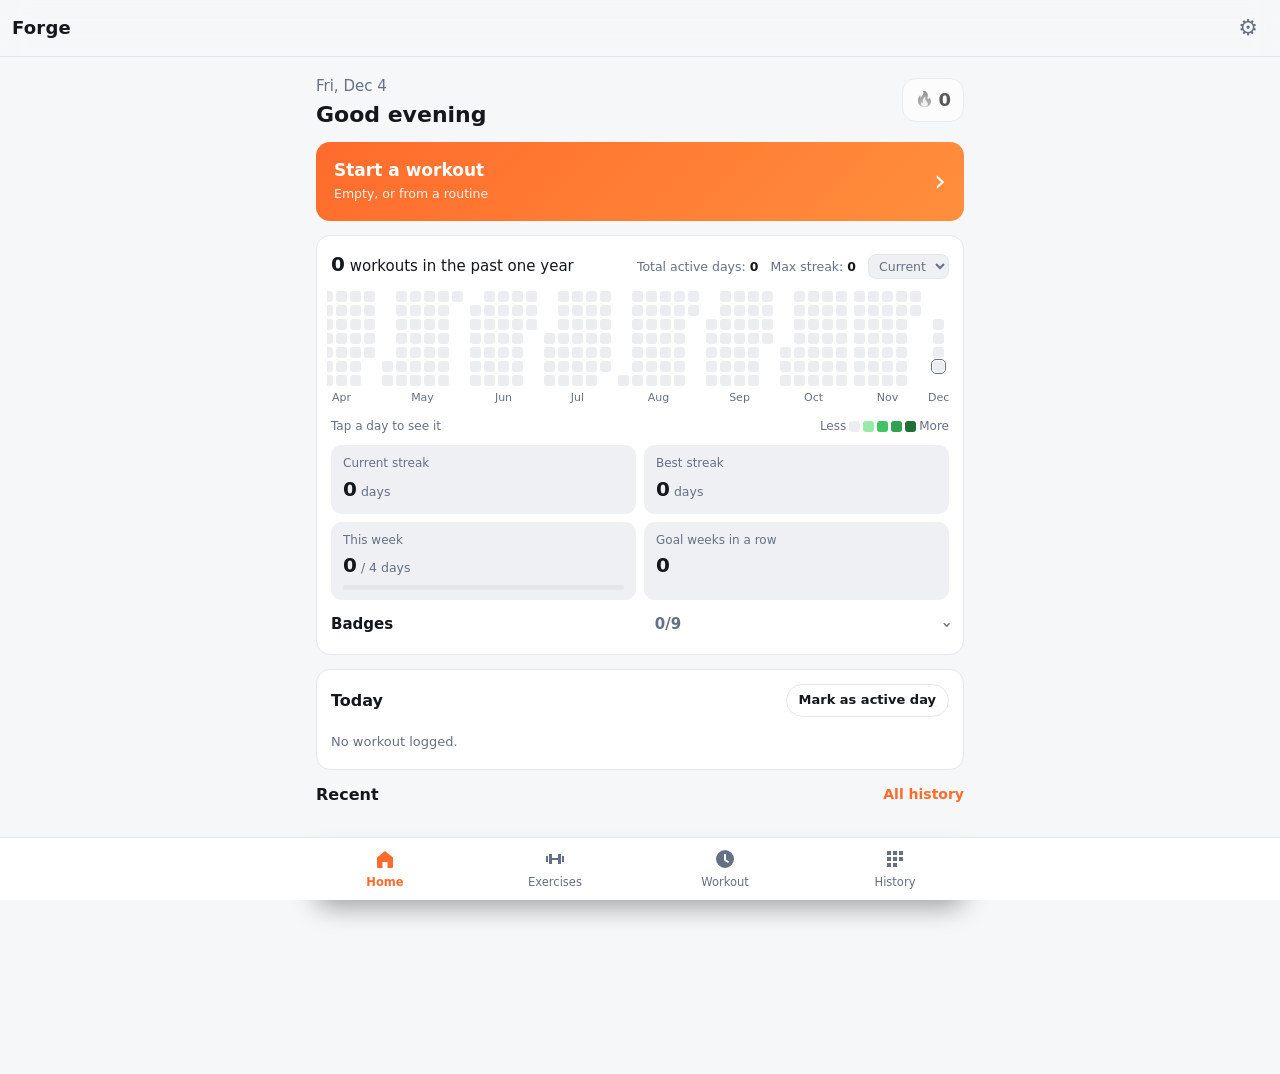
<file: index.html>
<!doctype html>
<html lang="en">
<head>
  <meta charset="utf-8">
  <meta name="viewport" content="width=device-width, initial-scale=1, viewport-fit=cover">
  <title>Forge</title>
  <meta name="description" content="Gym tracker with 870+ exercises, animated form demos and a consistency heatmap.">
  <meta name="theme-color" content="#0f1115" media="(prefers-color-scheme: dark)">
  <meta name="theme-color" content="#f6f7f9" media="(prefers-color-scheme: light)">
  <link rel="manifest" href="manifest.webmanifest">
  <link rel="icon" href="icons/icon.svg" type="image/svg+xml">
  <link rel="apple-touch-icon" href="icons/icon-192.png">
  <link rel="stylesheet" href="css/app.css">
</head>
<body>
  <header id="top">
    <button id="back" class="icon-btn" aria-label="Back" hidden>‹</button>
    <h1 id="title">Forge</h1>
    <button id="gear" class="icon-btn" aria-label="Settings">⚙</button>
  </header>
  <main id="view"><div class="empty"><p class="muted">Loading…</p></div></main>
  <div id="rest" role="timer" aria-live="off">
    <i id="rest-p"></i>
    <span>Rest <b id="rest-t">0:00</b></span>
    <button id="rest-m">−15s</button><button id="rest-p15">+15s</button><button id="rest-x">Skip</button>
  </div>
  <div id="toast" role="status" aria-live="polite"></div>
  <nav id="nav">
    <a href="#/home" data-tab="home"><svg viewBox="0 0 24 24"><path d="M4 10.5 12 4l8 6.5V20a1 1 0 0 1-1 1h-4.5v-6h-5v6H5a1 1 0 0 1-1-1z"/></svg>Home</a>
    <a href="#/library" data-tab="library"><svg viewBox="0 0 24 24"><path d="M3 9h2v6H3zM19 9h2v6h-2zM6 7h3v10H6zM15 7h3v10h-3zM9 11h6v2H9z"/></svg>Exercises</a>
    <a href="#/workout" data-tab="workout"><svg viewBox="0 0 24 24"><path d="M12 3a9 9 0 1 0 0 18 9 9 0 0 0 0-18zm1 9.4 3.2 2-1 1.6L11 13.5V7h2z"/></svg>Workout</a>
    <a href="#/history" data-tab="history"><svg viewBox="0 0 24 24"><path d="M4 4h4v4H4zM10 4h4v4h-4zM16 4h4v4h-4zM4 10h4v4H4zM10 10h4v4h-4zM16 10h4v4h-4zM4 16h4v4H4zM10 16h4v4h-4z"/></svg>History</a>
  </nav>
  <script type="module" src="js/app.js"></script>
</body>
</html>
</file>
<file: css/app.css>
/* ---------- tokens ---------- */
:root {
  --bg: #0f1115; --surface: #171a21; --surface-2: #1f232c; --line: #2a2f3a;
  --text: #eef1f5; --muted: #8a93a3; --acc: #ff6b2c; --acc-ink: #fff; --acc-soft: rgba(255, 107, 44, .14);
  --danger: #ff5a5f; --good: #39d353;
  --h0: #232833; --h1: #0e4429; --h2: #006d32; --h3: #26a641; --h4: #39d353;
  --fig: #e9edf2; --fig-far: #6b7480; --eq: #8a93a3; --eq-fill: #39404c;
  --r: 14px; --nav-h: 62px;
  color-scheme: dark;
}
@media (prefers-color-scheme: light) {
  :root:not([data-theme="dark"]) {
    --bg: #f6f7f9; --surface: #fff; --surface-2: #eef0f3; --line: #e3e6eb;
    --text: #14171c; --muted: #667085; --acc-soft: rgba(255, 107, 44, .12);
    --h0: #ebedf0; --h1: #9be9a8; --h2: #40c463; --h3: #30a14e; --h4: #216e39;
    --fig: #1c1f24; --fig-far: #a3aab4; --eq: #5b6470; --eq-fill: #d3d8de;
    color-scheme: light;
  }
}
:root[data-theme="light"] {
  --bg: #f6f7f9; --surface: #fff; --surface-2: #eef0f3; --line: #e3e6eb;
  --text: #14171c; --muted: #667085; --acc-soft: rgba(255, 107, 44, .12);
  --h0: #ebedf0; --h1: #9be9a8; --h2: #40c463; --h3: #30a14e; --h4: #216e39;
  --fig: #1c1f24; --fig-far: #a3aab4; --eq: #5b6470; --eq-fill: #d3d8de;
  color-scheme: light;
}

/* ---------- base ---------- */
[hidden] { display: none !important; }
* { box-sizing: border-box; -webkit-tap-highlight-color: transparent; }
html, body { margin: 0; background: var(--bg); color: var(--text); }
body { font: 15px/1.45 system-ui, -apple-system, "Segoe UI", Roboto, sans-serif; min-height: 100dvh; overscroll-behavior-y: none; }
a { color: inherit; text-decoration: none; }
button, input, select, textarea { font: inherit; color: inherit; }
button { cursor: pointer; background: none; border: 0; padding: 0; }
h1, h2, h3 { margin: 0; line-height: 1.2; }
h1 { font-size: 22px; } h2 { font-size: 22px; } h3 { font-size: 16px; }
p { margin: .3em 0; }
.muted { color: var(--muted); } .small { font-size: 13px; }
.clamp { display: -webkit-box; -webkit-line-clamp: 1; -webkit-box-orient: vertical; overflow: hidden; }
:focus-visible { outline: 2px solid var(--acc); outline-offset: 2px; }

#top { position: sticky; top: 0; z-index: 10; display: flex; align-items: center; gap: 6px;
  padding: calc(env(safe-area-inset-top) + 8px) 12px 8px; background: color-mix(in srgb, var(--bg) 88%, transparent);
  backdrop-filter: blur(12px); border-bottom: 1px solid var(--line); }
#title { flex: 1; font-size: 18px; font-weight: 700; letter-spacing: .2px; }
.icon-btn { width: 40px; height: 40px; border-radius: 12px; font-size: 22px; display: grid; place-items: center; color: var(--muted); }
.icon-btn:active { background: var(--surface-2); }
#back { font-size: 30px; color: var(--text); }

main { max-width: 680px; margin: 0 auto; padding: 14px 16px calc(var(--nav-h) + env(safe-area-inset-bottom) + 90px); display: flex; flex-direction: column; gap: 14px; }

#nav { position: fixed; bottom: 0; left: 0; right: 0; z-index: 20; display: flex; justify-content: center;
  padding-bottom: env(safe-area-inset-bottom); background: var(--surface); border-top: 1px solid var(--line); }
#nav a { flex: 1; max-width: 170px; height: var(--nav-h); display: flex; flex-direction: column; align-items: center; justify-content: center; gap: 3px;
  font-size: 11.5px; color: var(--muted); position: relative; }
#nav svg { width: 24px; height: 24px; fill: currentColor; }
#nav a.on { color: var(--acc); font-weight: 600; }
#nav a.live::after { content: ""; position: absolute; top: 10px; left: calc(50% + 10px); width: 8px; height: 8px; border-radius: 50%; background: var(--good); box-shadow: 0 0 0 2px var(--surface); }

/* ---------- building blocks ---------- */
.card { background: var(--surface); border: 1px solid var(--line); border-radius: var(--r); padding: 14px; display: flex; flex-direction: column; gap: 8px; }
.row { display: flex; align-items: center; } .row.gap { gap: 8px; } .row.wrap { flex-wrap: wrap; } .row.end { justify-content: flex-end; gap: 8px; }
.stack { display: flex; flex-direction: column; gap: 12px; }
.grid2 { display: grid; grid-template-columns: 1fr 1fr; gap: 10px; }
.sec-h { display: flex; align-items: center; justify-content: space-between; gap: 8px; margin-bottom: 4px; }
.link { color: var(--acc); font-weight: 600; font-size: 14px; }
.btn { display: inline-flex; align-items: center; justify-content: center; gap: 6px; height: 44px; padding: 0 16px; border-radius: 12px;
  background: var(--surface-2); border: 1px solid var(--line); font-weight: 600; white-space: nowrap; }
.btn:active { transform: scale(.98); }
.btn.primary { background: var(--acc); color: var(--acc-ink); border-color: transparent; }
.btn.primary:disabled { opacity: .45; }
.btn.danger { background: var(--danger); color: #fff; border-color: transparent; }
.btn.ghost { background: transparent; }
.btn.sm { height: 36px; padding: 0 12px; font-size: 14px; }
.btn.wide { width: 100%; }
.btn.dashed { border-style: dashed; background: transparent; color: var(--acc); }
.danger-t { color: var(--danger); }
.btn.yt { flex: 1; }
.yt-i { display: inline-grid; place-items: center; width: 22px; height: 16px; border-radius: 4px; background: #ff0033; color: #fff; font-size: 9px; }
.row.gap > .btn.primary { flex: 1; }
.inp { width: 100%; height: 44px; padding: 0 12px; border-radius: 11px; border: 1px solid var(--line); background: var(--surface-2); }
textarea.inp { height: auto; padding: 10px 12px; resize: vertical; }
.inp.sm { width: auto; height: 36px; }
.lbl { display: flex; flex-direction: column; gap: 5px; font-size: 13px; font-weight: 600; color: var(--muted); }
.lbl .inp { color: var(--text); font-weight: 400; font-size: 15px; }
.chip { display: inline-block; padding: 3px 10px; border-radius: 99px; background: var(--surface-2); font-size: 12.5px; margin: 2px 2px 2px 0; }
.chip.acc { background: var(--acc-soft); color: var(--acc); }
.chips { display: flex; flex-wrap: wrap; gap: 2px; }
.chip-btn { padding: 6px 12px; border-radius: 99px; border: 1px solid var(--line); font-size: 13px; font-weight: 600; }
.chip-btn.on { background: color-mix(in srgb, var(--good) 18%, transparent); border-color: transparent; color: var(--good); }
.empty { text-align: center; padding: 26px 10px; display: flex; flex-direction: column; align-items: center; gap: 4px; }
.empty p:first-child { font-weight: 600; }
.seg { display: inline-flex; background: var(--surface-2); border-radius: 10px; padding: 3px; gap: 2px; }
.seg button { padding: 6px 12px; border-radius: 8px; font-size: 13.5px; font-weight: 600; color: var(--muted); }
.seg button.on { background: var(--surface); color: var(--text); box-shadow: 0 1px 2px rgba(0, 0, 0, .25); }
.fab { position: fixed; right: max(16px, calc(50% - 324px)); bottom: calc(var(--nav-h) + env(safe-area-inset-bottom) + 16px); z-index: 15;
  width: 56px; height: 56px; border-radius: 18px; background: var(--acc); color: #fff; display: grid; place-items: center; font-size: 26px;
  box-shadow: 0 6px 20px rgba(255, 107, 44, .35); }

/* ---------- home ---------- */
.hello { display: flex; align-items: center; justify-content: space-between; }
.flame { display: flex; align-items: center; gap: 4px; padding: 8px 12px; border-radius: 14px; background: var(--surface); border: 1px solid var(--line); filter: grayscale(1); opacity: .7; }
.flame.lit { filter: none; opacity: 1; }
.flame b { font-size: 18px; }
.cta { display: flex; align-items: center; justify-content: space-between; width: 100%; text-align: left; padding: 16px 18px; border-radius: var(--r);
  background: linear-gradient(135deg, var(--acc), #ff8f3c); color: #fff; }
.cta b { display: block; font-size: 17px; } .cta small { opacity: .9; }
.cta.live { background: linear-gradient(135deg, #1f9d55, #39d353); }
.cta .go { font-size: 30px; line-height: 1; }
.wo-row { display: flex; justify-content: space-between; gap: 12px; padding: 12px 14px; border-radius: var(--r); background: var(--surface); border: 1px solid var(--line); margin-bottom: 8px; }
.wo-row b { display: block; } .wo-row small { color: var(--muted); font-size: 12.5px; }
.wo-row > div:first-child { min-width: 0; }
.wo-row .nums { display: flex; flex-direction: column; align-items: flex-end; font-size: 13px; color: var(--muted); white-space: nowrap; }
.wo-row .nums b { color: var(--text); display: inline; }
.month { margin-top: 6px; color: var(--muted); font-size: 13px; text-transform: uppercase; letter-spacing: .6px; }

/* ---------- consistency panel ---------- */
.cp { gap: 10px; }
.cp-head { display: flex; flex-wrap: wrap; justify-content: space-between; align-items: baseline; gap: 6px 14px; }
.cp-title { font-size: 15px; } .cp-title b { font-size: 20px; }
.cp-meta { display: flex; align-items: center; gap: 12px; font-size: 12.5px; color: var(--muted); flex-wrap: wrap; }
.cp-meta b { color: var(--text); }
.cp-year { background: var(--surface-2); border: 1px solid var(--line); border-radius: 8px; padding: 3px 6px; font-size: 12.5px; }
.cp-scroll { overflow-x: auto; scrollbar-width: none; margin: 0 -4px; padding: 2px 4px; }
.cp-scroll::-webkit-scrollbar { display: none; }
.cp-grid { display: flex; gap: 7px; width: max-content; }
.mo { display: flex; flex-direction: column; align-items: center; gap: 4px; }
.mo span { font-size: 11px; color: var(--muted); }
.days { display: grid; grid-template-rows: repeat(7, 11px); grid-auto-flow: column; grid-auto-columns: 11px; gap: 3px; }
.c { width: 11px; height: 11px; border-radius: 3px; background: var(--h0); display: block; padding: 0; }
.c.l1 { background: var(--h1); } .c.l2 { background: var(--h2); } .c.l3 { background: var(--h3); } .c.l4 { background: var(--h4); }
.c.today { outline: 1.5px solid var(--muted); outline-offset: 1px; }
.c.sel { outline: 2px solid var(--acc); outline-offset: 1px; }
i.pad { width: 11px; height: 11px; }
.cp-legend { display: flex; justify-content: space-between; align-items: center; gap: 10px; font-size: 12px; color: var(--muted); }
.cp-legend .lg { display: flex; align-items: center; gap: 3px; white-space: nowrap; }
.cp-tip { min-width: 0; overflow: hidden; text-overflow: ellipsis; white-space: nowrap; }
.cp-stats { display: grid; grid-template-columns: 1fr 1fr; gap: 8px; }
.stat { background: var(--surface-2); border-radius: 11px; padding: 10px 12px; display: flex; flex-direction: column; gap: 2px; }
.stat .k { font-size: 12px; color: var(--muted); } .stat .v { font-size: 20px; font-weight: 700; } .stat small { font-size: 12.5px; color: var(--muted); font-weight: 500; }
.bar { height: 5px; border-radius: 9px; background: var(--line); overflow: hidden; margin-top: 3px; }
.bar i { display: block; height: 100%; background: var(--good); border-radius: 9px; }
.cp-badges summary { cursor: pointer; font-weight: 600; padding: 4px 0; list-style: none; display: flex; justify-content: space-between; }
.cp-badges summary::after { content: "›"; transform: rotate(90deg); color: var(--muted); }
.cp-badges[open] summary::after { transform: rotate(-90deg); }
.badges { display: grid; grid-template-columns: repeat(3, 1fr); gap: 8px; margin-top: 8px; }
.badge { display: flex; flex-direction: column; align-items: center; text-align: center; gap: 2px; padding: 10px 6px; border-radius: 12px; background: var(--surface-2); opacity: .45; filter: grayscale(1); }
.badge.ok { opacity: 1; filter: none; background: var(--acc-soft); }
.badge .bi { font-size: 24px; } .badge b { font-size: 12.5px; } .badge small { font-size: 11px; color: var(--muted); line-height: 1.25; }

/* ---------- library ---------- */
.search { display: flex; gap: 8px; position: sticky; top: calc(env(safe-area-inset-top) + 57px); z-index: 5; background: var(--bg); padding: 2px 0 6px; }
.sheet .search { top: 0; background: var(--surface); }
.fav-t { width: 44px; flex: none; border-radius: 11px; border: 1px solid var(--line); background: var(--surface-2); font-size: 18px; color: var(--muted); }
.fav-t.on { color: #ffb020; border-color: #ffb020; }
.filters { display: flex; gap: 6px; overflow-x: auto; scrollbar-width: none; padding-bottom: 2px; }
.filters::-webkit-scrollbar { display: none; }
.fsel { flex: none; height: 34px; border-radius: 99px; border: 1px solid var(--line); background: var(--surface); padding: 0 10px; font-size: 13.5px; }
.fsel.on { border-color: var(--acc); color: var(--acc); background: var(--acc-soft); }
.count { margin: 0; }
.ex-list { display: flex; flex-direction: column; gap: 6px; }
.ex-item { display: flex; align-items: center; gap: 12px; padding: 6px 12px 6px 6px; border-radius: 13px; background: var(--surface); border: 1px solid var(--line); text-align: left; width: 100%; }
.ex-item:active { background: var(--surface-2); }
.ex-txt { flex: 1; min-width: 0; display: flex; flex-direction: column; }
.ex-txt b { font-weight: 600; font-size: 14.5px; } .ex-txt small { color: var(--muted); font-size: 12.5px; }
.star { color: #ffb020; } .tag { font-size: 11px; padding: 2px 8px; border-radius: 99px; background: var(--acc-soft); color: var(--acc); }
.tick { width: 26px; height: 26px; border-radius: 50%; border: 2px solid var(--line); display: grid; place-items: center; color: transparent; font-size: 14px; flex: none; }
.ex-item.picked { border-color: var(--acc); }
.ex-item.picked .tick { background: var(--acc); border-color: var(--acc); color: #fff; }

/* ---------- exercise detail ---------- */
.hero { background: var(--surface); border: 1px solid var(--line); border-radius: 18px; padding: 8px 8px 10px; }
.hero-ctl { display: flex; align-items: center; gap: 10px; padding: 0 6px; }
.round { width: 40px; height: 40px; border-radius: 50%; background: var(--acc); color: #fff; font-size: 13px; flex: none; }
.hero-ctl .muted { margin-left: auto; }
.ex-head { display: flex; justify-content: space-between; align-items: flex-start; gap: 10px; }
.star-btn { font-size: 26px; color: var(--line); line-height: 1; padding: 4px; } .star-btn.on { color: #ffb020; }
details.mini summary { font-size: 13px; color: var(--muted); cursor: pointer; }
details.mini form { margin-top: 8px; }
.steps { margin: 0; padding-left: 20px; display: flex; flex-direction: column; gap: 8px; }
.prs { display: grid; grid-template-columns: repeat(auto-fit, minmax(72px, 1fr)); gap: 8px; }
.prs > div { display: flex; flex-direction: column; background: var(--surface-2); border-radius: 11px; padding: 8px 10px; }
.card.prs { display: grid; } .card.prs > div { background: none; padding: 0; }
.prs b { font-size: 18px; } .prs small { font-size: 12px; color: var(--muted); }
.spark { margin: 4px 0 0; } .spark svg { width: 100%; height: 70px; display: block; }
.spark path { fill: none; stroke: var(--acc); stroke-width: 2.5; stroke-linejoin: round; vector-effect: non-scaling-stroke; }
.spark circle { fill: var(--acc); }
.hist-l { list-style: none; margin: 0; padding: 0; font-size: 13.5px; }
.hist-l li { display: flex; justify-content: space-between; gap: 10px; padding: 6px 0; border-top: 1px solid var(--line); }
.hist-l li span:last-child { text-align: right; }

/* ---------- workout ---------- */
.wo-top { display: flex; align-items: center; gap: 10px; flex-wrap: wrap; }
.wo-name { flex: 1 1 160px; min-width: 0; background: none; border: 0; border-bottom: 1px dashed var(--line); font-size: 20px; font-weight: 700; padding: 4px 0; }
.wo-meta { display: flex; gap: 6px; color: var(--muted); font-size: 14px; }
.timer { font-variant-numeric: tabular-nums; color: var(--good); font-weight: 700; }
.wo-ex { gap: 10px; }
.wo-ex-h { display: flex; align-items: center; gap: 6px; }
.wo-ex-t { display: flex; align-items: center; gap: 10px; flex: 1; min-width: 0; }
.wo-ex-t span { display: flex; flex-direction: column; min-width: 0; }
.sets { display: flex; flex-direction: column; gap: 4px; }
.set { display: grid; grid-template-columns: 30px 1fr 68px 58px 40px; gap: 6px; align-items: center; padding: 3px 4px; border-radius: 10px; }
.set.hdr { font-size: 11.5px; color: var(--muted); text-transform: uppercase; letter-spacing: .4px; }
.set.hdr span:nth-child(n+3) { text-align: center; }
.set .n { font-weight: 700; text-align: center; color: var(--muted); }
.set .prev { font-size: 13px; color: var(--muted); white-space: nowrap; overflow: hidden; text-overflow: ellipsis; }
.num { width: 100%; height: 38px; text-align: center; border-radius: 9px; border: 1px solid var(--line); background: var(--surface-2); font-weight: 600; font-variant-numeric: tabular-nums; }
.num::placeholder { color: var(--muted); opacity: .6; font-weight: 400; }
.chk { width: 38px; height: 38px; border-radius: 9px; background: var(--surface-2); border: 1px solid var(--line); color: var(--muted); font-weight: 700; }
.set.done { background: color-mix(in srgb, var(--good) 14%, transparent); }
.set.done .chk { background: var(--good); color: #062a12; border-color: transparent; }
.set.done .num { background: transparent; border-color: transparent; }
.routine { flex-direction: row; align-items: center; justify-content: space-between; gap: 10px; }
.routine > div:first-child { min-width: 0; }
.menu { display: flex; flex-direction: column; }
.menu button { text-align: left; padding: 14px 4px; border-top: 1px solid var(--line); font-size: 15.5px; }
.setlist { margin: 0; padding-left: 22px; display: flex; flex-direction: column; gap: 3px; }
.setlist li span { margin-right: 10px; }
.wd-h { display: flex; flex-direction: column; gap: 4px; }

#rest { position: fixed; left: 50%; transform: translate(-50%, 140%); bottom: calc(var(--nav-h) + env(safe-area-inset-bottom) + 10px); z-index: 18;
  width: min(648px, calc(100% - 24px)); display: flex; align-items: center; gap: 8px; padding: 8px 8px 8px 14px; border-radius: 14px;
  background: var(--surface-2); border: 1px solid var(--line); box-shadow: 0 8px 26px rgba(0, 0, 0, .35); overflow: hidden; transition: transform .25s; }
#rest.show { transform: translate(-50%, 0); }
#rest span { flex: 1; } #rest b { font-variant-numeric: tabular-nums; font-size: 18px; margin-left: 4px; }
#rest button { padding: 7px 10px; border-radius: 9px; background: var(--surface); font-size: 13px; font-weight: 600; }
#rest-p { position: absolute; left: 0; bottom: 0; height: 3px; background: var(--acc); transition: width .25s linear; }

/* ---------- settings ---------- */
.set-l > div { display: flex; align-items: center; justify-content: space-between; gap: 10px; padding: 6px 0; }
.set-l > div + div { border-top: 1px solid var(--line); padding-top: 12px; }

/* ---------- sheet, toast ---------- */
.sheet-wrap { position: fixed; inset: 0; z-index: 40; background: rgba(0, 0, 0, 0); transition: background .2s; display: flex; align-items: flex-end; justify-content: center; }
.sheet-wrap.open { background: rgba(0, 0, 0, .5); }
.sheet { width: min(680px, 100%); max-height: 88dvh; overflow-y: auto; background: var(--surface); border-radius: 20px 20px 0 0; padding: 8px 16px calc(env(safe-area-inset-bottom) + 18px);
  transform: translateY(100%); transition: transform .22s ease-out; display: flex; flex-direction: column; gap: 12px; }
.sheet-wrap.open .sheet { transform: none; }
.grab { width: 40px; height: 4px; border-radius: 4px; background: var(--line); margin: 2px auto 4px; flex: none; }
.sheet-h { display: flex; align-items: center; justify-content: space-between; position: sticky; top: -8px; background: var(--surface); z-index: 6; padding: 4px 0; }
.ask { font-size: 16px; margin: 6px 0; }
#toast { position: fixed; left: 50%; top: calc(env(safe-area-inset-top) + 64px); transform: translate(-50%, -20px); opacity: 0; pointer-events: none; z-index: 50;
  background: var(--text); color: var(--bg); padding: 10px 16px; border-radius: 12px; font-weight: 600; font-size: 14px; display: flex; gap: 14px; align-items: center;
  transition: .2s; max-width: calc(100% - 32px); }
#toast.show { opacity: 1; transform: translate(-50%, 0); pointer-events: auto; }
#toast button { color: var(--acc); font-weight: 700; }

@media (prefers-reduced-motion: reduce) { * { transition: none !important; } }

/* ---------- 3D muscle stage ---------- */
.gifbox { position: relative; background: #fff; border-radius: 14px; overflow: hidden; display: grid; place-items: center; aspect-ratio: 1; max-height: 52vh; margin: 0 auto; }
.gifbox img { width: 100%; height: 100%; object-fit: contain; }
.gifbox p { display: none; margin: 0; padding: 24px; text-align: center; color: #6b7078; }
.gifbox.off img { display: none; } .gifbox.off p { display: block; }
.gifbox.off { aspect-ratio: auto; background: var(--surface-2); }
.gifbox.off p { color: var(--muted); }
.hero.sm .gifbox { max-height: 34vh; }
.legend { display: flex; flex-wrap: wrap; gap: 4px 14px; padding: 8px 6px 0; font-size: 13px; }
.legend b { font-weight: 600; margin-right: 2px; }
.dot { display: inline-block; width: 10px; height: 10px; border-radius: 50%; margin-right: 6px; vertical-align: -1px; }
.dot.p { background: #c8231f; box-shadow: 0 0 6px #c8231f; } .dot.s { background: #e9765f; }
img.thumb,.thumb.none { width: 58px; height: 51px; flex: none; border-radius: 9px; background: #fff; object-fit: contain; }
.thumb.none { display: grid; place-items: center; font-size: 22px; background: var(--surface-2); }
.wo-ex-t .thumb { width: 46px; height: 40px; }
</file>
